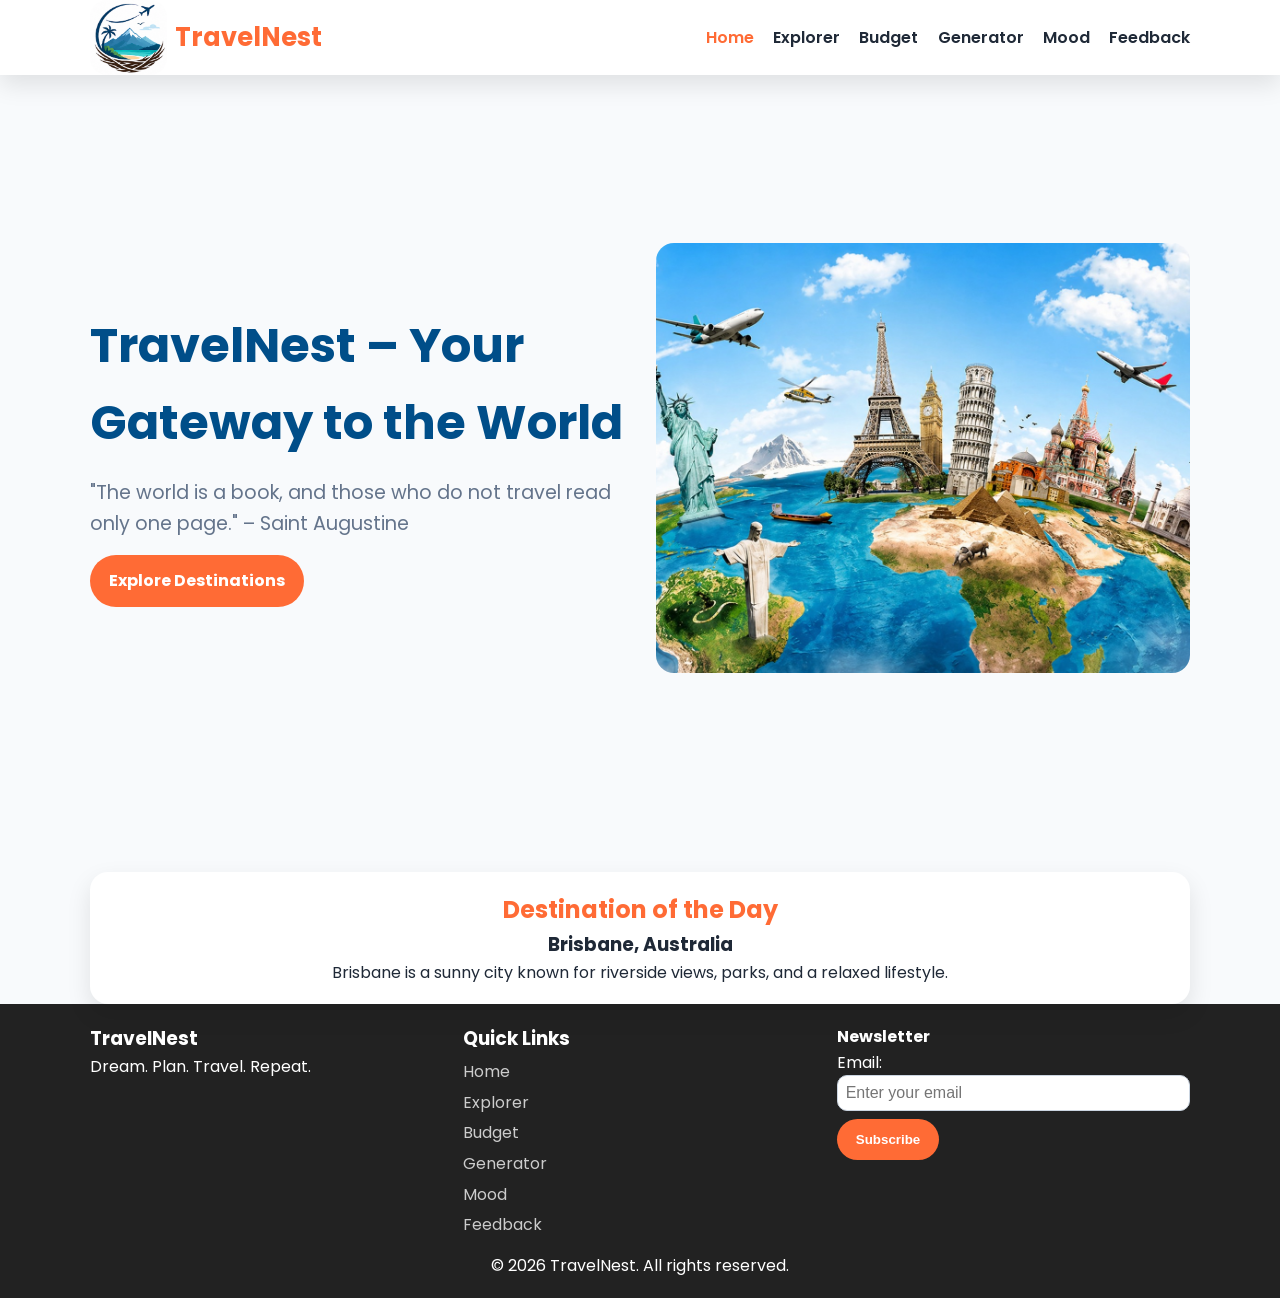
<file: index.html>
<!DOCTYPE html>
<html lang="en">
<head>
  <meta charset="UTF-8">
  <link rel="icon" href="favicon.ico">
  <link rel="manifest" href="manifest.json">
  <link rel="preconnect" href="https://fonts.googleapis.com">

  <link
    href="https://fonts.googleapis.com/css2?family=Poppins:wght@400;600;700&display=swap"
    rel="stylesheet"
  >

  <meta name="description" content="TravelNest travel planning website">
  <meta name="viewport" content="width=device-width, initial-scale=1.0">

  <title>TravelNest | Home</title>

  <link rel="stylesheet" href="css/style.css">
  <link rel="stylesheet" href="css/home.css">
</head>

<body>
  <header>
    <nav class="navbar container">
      <a href="index.html" class="logo">
        <img src="images/logo.png" alt="TravelNest Logo">
        <span>TravelNest</span>
      </a>

      <ul class="nav-links">
        <li><a class="active" href="index.html">Home</a></li>
        <li><a href="explorer.html">Explorer</a></li>
        <li><a href="budget.html">Budget</a></li>
        <li><a href="generator.html">Generator</a></li>
        <li><a href="mood.html">Mood</a></li>
        <li><a href="feedback.html">Feedback</a></li>
      </ul>

      <div class="hamburger">
        <span></span>
        <span></span>
        <span></span>
      </div>
    </nav>
  </header>

  <main>
    <section class="hero container">
      <div class="hero-text">
        <h1>TravelNest – Your Gateway to the World</h1>
        <p id="quote">Loading travel quote...</p>
        <a href="explorer.html" class="btn">Explore Destinations</a>
      </div>

      <div class="hero-image">
        <img src="images/index_image.jpeg" alt="Travel destination">
      </div>
    </section>

    <section class="container reveal">
      <div class="card day-card">
        <h2>Destination of the Day</h2>
        <h3 id="dayDestination">Loading...</h3>
        <p id="dayDescription"></p>
      </div>
    </section>
  </main>

  <footer>
    <div class="container footer-grid">
      <div>
        <h3>TravelNest</h3>
        <p>Dream. Plan. Travel. Repeat.</p>
      </div>

      <div>
        <h3>Quick Links</h3>

        <ul class="footer-links">
        <li><a class="active" href="index.html">Home</a></li>
        <li><a href="explorer.html">Explorer</a></li>
        <li><a href="budget.html">Budget</a></li>
        <li><a href="generator.html">Generator</a></li>
        <li><a href="mood.html">Mood</a></li>
        <li><a href="feedback.html">Feedback</a></li>
        </ul>
      </div>

      <div>
        <h4>Newsletter</h4>

        <form id="newsletterForm">
          <label for="newsletterEmail">Email:</label>
          <input
            type="email"
            id="newsletterEmail"
            placeholder="Enter your email"
            required
          >

          <button type="submit" class="btn">
            Subscribe
          </button>
        </form>

        <p id="newsletterMsg" class="message"></p>
      </div>
    </div>

    <p style="text-align:center; margin-top:10px;">
      © 2026 TravelNest. All rights reserved.
    </p>
  </footer>

  <script src="js/data.js"></script>
  <script src="js/main.js"></script>
  <script src="js/home.js"></script>
</body>
</html>
</file>
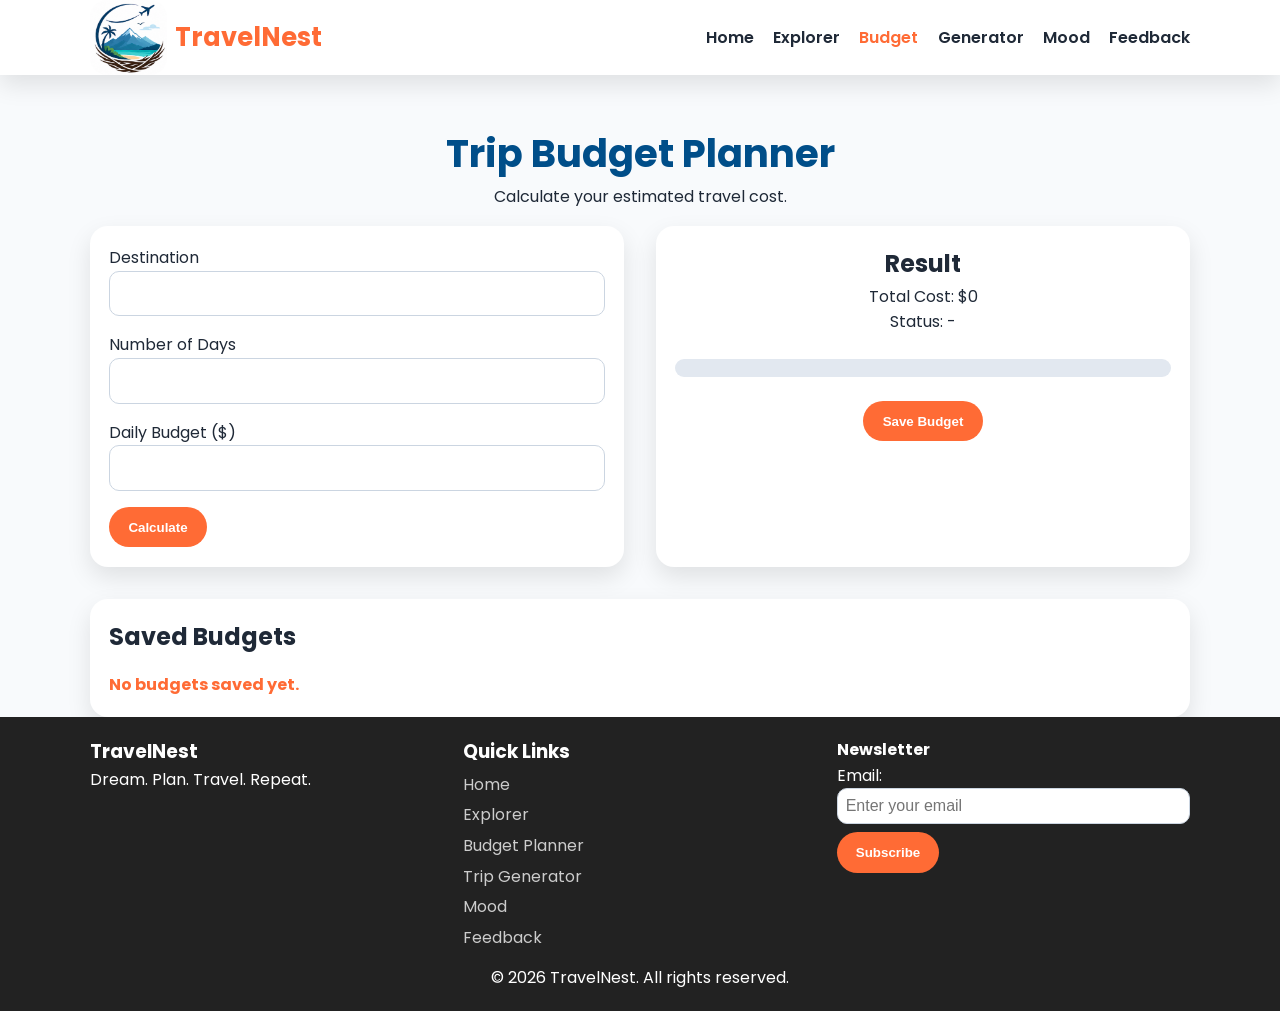
<file: budget.html>
<!DOCTYPE html>
<html lang="en">
<head>
  <meta charset="UTF-8">
  <link rel="icon" href="favicon.ico">
  <link rel="manifest" href="manifest.json">
  <link rel="preconnect" href="https://fonts.googleapis.com">
  <link href="https://fonts.googleapis.com/css2?family=Poppins:wght@400;600;700&display=swap" rel="stylesheet">
  <meta name="description" content="TravelNest trip budget planner">
  <meta name="viewport" content="width=device-width, initial-scale=1.0">
  <title>TravelNest | Budget Planner</title>
  <link rel="stylesheet" href="css/style.css">
  <link rel="stylesheet" href="css/budget.css">
</head>
<body>

<header>
  <nav class="navbar container">
    <a href="index.html" class="logo"><img src="images/logo.png" alt="TravelNest Logo"><span>TravelNest</span></a>
    <ul class="nav-links">
      <li><a href="index.html">Home</a></li>
      <li><a href="explorer.html">Explorer</a></li>
      <li><a class="active" href="budget.html">Budget</a></li>
      <li><a href="generator.html">Generator</a></li>
      <li><a href="mood.html">Mood</a></li>
      <li><a href="feedback.html">Feedback</a></li>
    </ul>
    <div class="hamburger"><span></span><span></span><span></span></div>
  </nav>
</header>

<main class="container">
  <section class="page-title">
    <h1>Trip Budget Planner</h1>
    <p>Calculate your estimated travel cost.</p>
  </section>

  <section class="budget-layout">
    <form id="budgetForm" class="card">
      <div class="form-control">
        <label for="destination">Destination</label>
        <input type="text" id="destination" required>
      </div>

      <div class="form-control">
        <label for="days">Number of Days</label>
        <input type="number" id="days" min="1" required>
      </div>

      <div class="form-control">
        <label for="dailyBudget">Daily Budget ($)</label>
        <input type="number" id="dailyBudget" min="1" required>
      </div>

      <button class="btn">Calculate</button>
    </form>

    <div class="card result-card">
      <h2>Result</h2>
      <p id="totalCost">Total Cost: $0</p>
      <p id="budgetStatus">Status: -</p>
      <div class="progress">
        <div id="progressBar"></div>
      </div>
      <button id="saveBudget" class="btn">Save Budget</button>
      <p id="budgetMsg" class="message"></p>
    </div>
  </section>

  <section class="card saved-budgets" style="margin-top: 2rem;">
    <h2>Saved Budgets</h2>
    <ul id="savedBudgetList" style="list-style:none; padding:0; margin-top:1rem;"></ul>
    <p id="emptyBudgetMsg" class="message">No budgets saved yet.</p>
  </section>
</main>

  <footer>
    <div class="container footer-grid">
      <div>
        <h3>TravelNest</h3>
        <p>Dream. Plan. Travel. Repeat.</p>
      </div>

      <div>
        <h3>Quick Links</h3>

        <ul class="footer-links">
          <li><a href="index.html">Home</a></li>
          <li><a href="explorer.html">Explorer</a></li>
          <li><a href="budget.html">Budget Planner</a></li>
          <li><a href="generator.html">Trip Generator</a></li>
          <li><a href="mood.html">Mood</a></li>
          <li><a href="feedback.html">Feedback</a></li>
        </ul>
      </div>

      <div>
        <h4>Newsletter</h4>

        <form id="newsletterForm">
          <label for="newsletterEmail">Email:</label>
          <input
            type="email"
            id="newsletterEmail"
            placeholder="Enter your email"
            required
          >

          <button type="submit" class="btn">
            Subscribe
          </button>
        </form>

        <p id="newsletterMsg" class="message"></p>
      </div>
    </div>

    <p style="text-align:center; margin-top:10px;">
      © 2026 TravelNest. All rights reserved.
    </p>
  </footer>

  <script src="js/data.js"></script>
  <script src="js/main.js"></script>
  <script src="js/budget.js"></script>
</body>
</html>
</file>
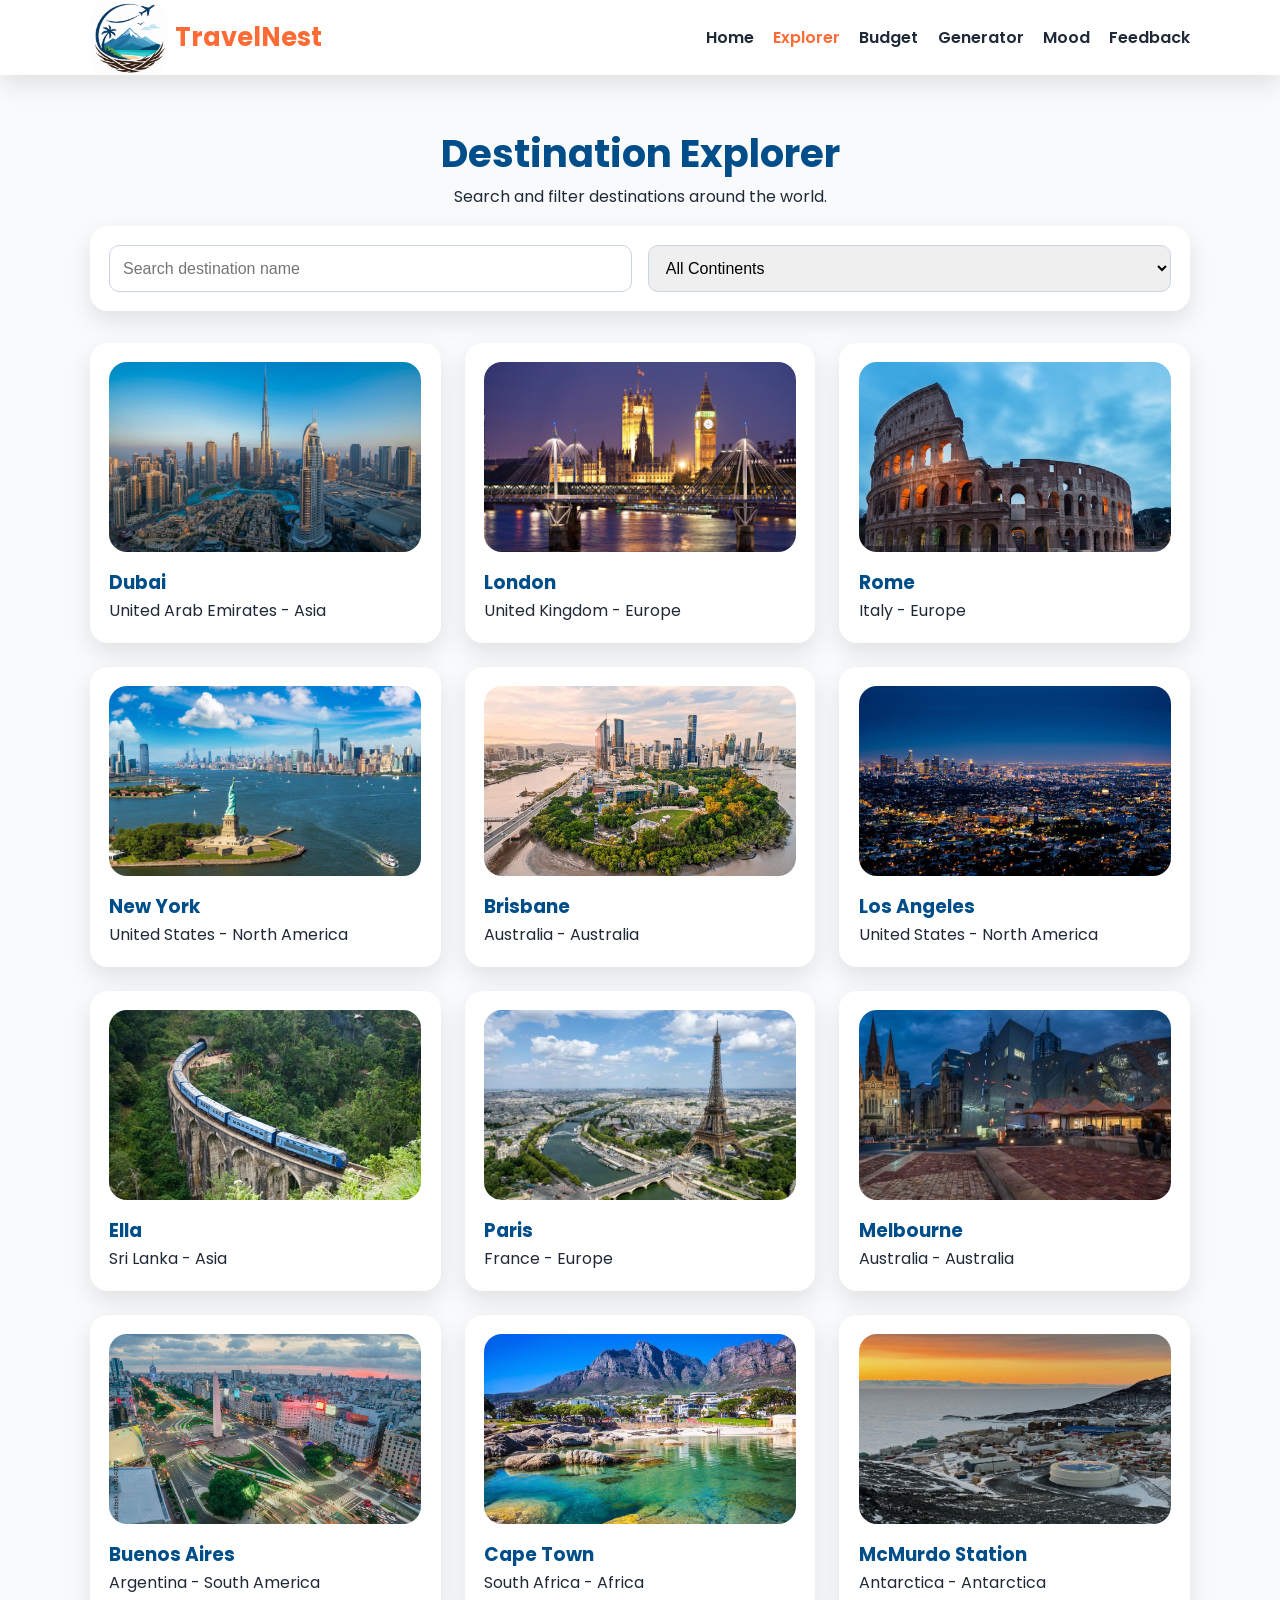
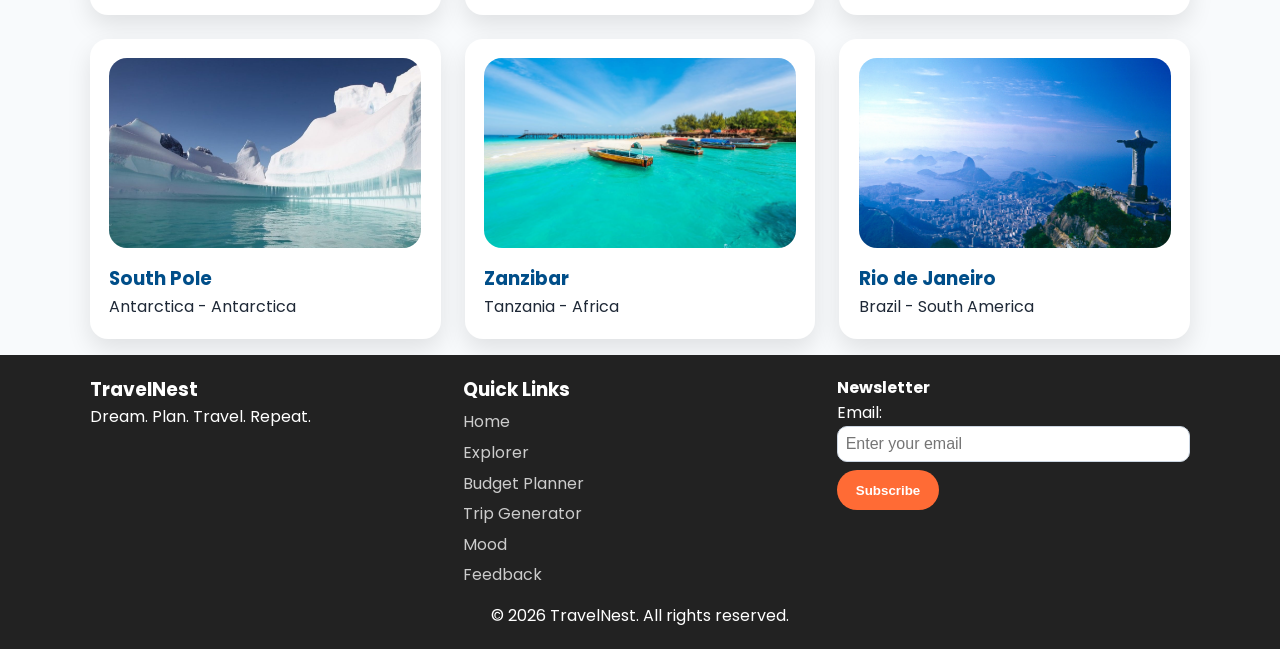
<file: explorer.html>
<!DOCTYPE html>
<html lang="en">
<head>
  <meta charset="UTF-8">

  <link rel="icon" href="favicon.ico">
  <link rel="manifest" href="manifest.json">
  <link rel="preconnect" href="https://fonts.googleapis.com">

  <link
    href="https://fonts.googleapis.com/css2?family=Poppins:wght@400;600;700&display=swap"
    rel="stylesheet"
  >

  <meta name="description" content="Explore destinations with TravelNest">
  <meta name="viewport" content="width=device-width, initial-scale=1.0">

  <title>TravelNest | Destination Explorer</title>

  <link rel="stylesheet" href="css/style.css">
  <link rel="stylesheet" href="css/explorer.css">
</head>

<body>
  <header>
    <nav class="navbar container">
      <a href="index.html" class="logo">
        <img src="images/logo.png" alt="TravelNest Logo">
        <span>TravelNest</span>
      </a>

      <ul class="nav-links">
        <li><a href="index.html">Home</a></li>
        <li><a class="active" href="explorer.html">Explorer</a></li>
        <li><a href="budget.html">Budget</a></li>
        <li><a href="generator.html">Generator</a></li>
        <li><a href="mood.html">Mood</a></li>
        <li><a href="feedback.html">Feedback</a></li>
      </ul>

      <div class="hamburger">
        <span></span>
        <span></span>
        <span></span>
      </div>
    </nav>
  </header>

  <main class="container">
    <section class="page-title">
      <h1>Destination Explorer</h1>
      <p>Search and filter destinations around the world.</p>
    </section>

    <!-- Filters -->
    <div class="filters card">
      <input
        type="text"
        id="searchInput"
        placeholder="Search destination name"
      >

      <select id="continentFilter">
        <option value="all">All Continents</option>
        <option value="Asia">Asia</option>
        <option value="Europe">Europe</option>
        <option value="Africa">Africa</option>
        <option value="North America">North America</option>
        <option value="South America">South America</option>
        <option value="Australia">Australia</option>
        <option value="Antarctica">Antarctica</option>
      </select>
    </div>

    <!-- Destination Grid -->
    <div id="destinationGrid" class="destination-grid"></div>
  </main>

  <!-- Modal -->
  <div id="modal" class="modal">
    <div class="modal-content">
      <button id="closeModal" class="close">
        &times;
      </button>

      <div id="modalBody"></div>
    </div>
  </div>

  <footer>
    <div class="container footer-grid">
      <div>
        <h3>TravelNest</h3>
        <p>Dream. Plan. Travel. Repeat.</p>
      </div>

      <div>
        <h3>Quick Links</h3>

        <ul class="footer-links">
          <li><a href="index.html">Home</a></li>
          <li><a href="explorer.html">Explorer</a></li>
          <li><a href="budget.html">Budget Planner</a></li>
          <li><a href="generator.html">Trip Generator</a></li>
          <li><a href="mood.html">Mood</a></li>
          <li><a href="feedback.html">Feedback</a></li>
        </ul>
      </div>

      <div>
        <h4>Newsletter</h4>

        <form id="newsletterForm">
          <label for="newsletterEmail">Email:</label>
          <input
            type="email"
            id="newsletterEmail"
            placeholder="Enter your email"
            required
          >

          <button type="submit" class="btn">
            Subscribe
          </button>
        </form>

        <p id="newsletterMsg" class="message"></p>
      </div>
    </div>

    <p style="text-align:center; margin-top:10px;">
      © 2026 TravelNest. All rights reserved.
    </p>
  </footer>

  <script src="js/data.js"></script>
  <script src="js/main.js"></script>
  <script src="js/explorer.js"></script>
</body>
</html>
</file>
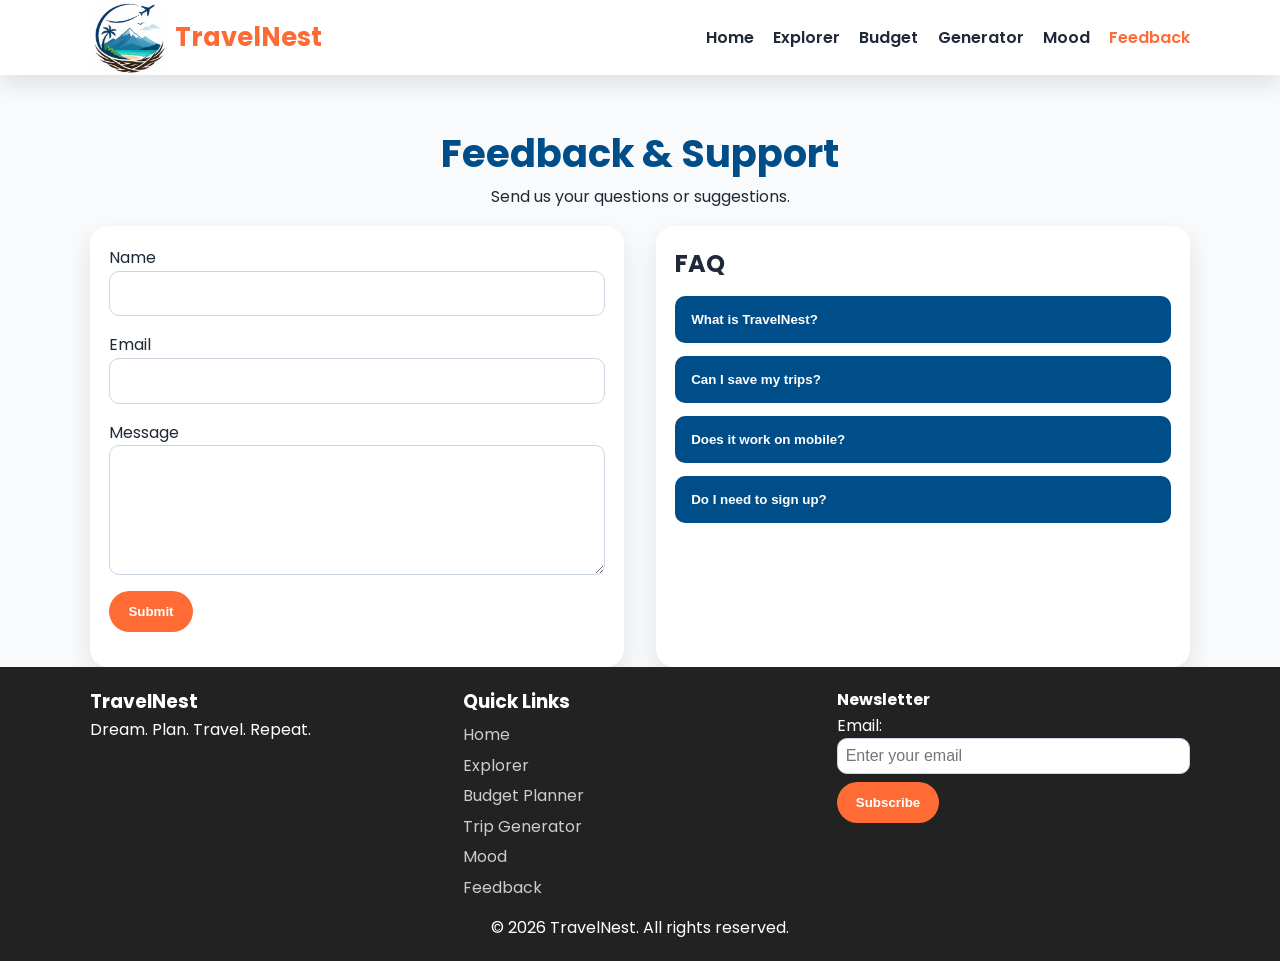
<file: feedback.html>
<!DOCTYPE html>
<html lang="en">
<head>
  <meta charset="UTF-8">

  <link rel="icon" href="favicon.ico">
  <link rel="manifest" href="manifest.json">
  <link rel="preconnect" href="https://fonts.googleapis.com">

  <link
    href="https://fonts.googleapis.com/css2?family=Poppins:wght@400;600;700&display=swap"
    rel="stylesheet"
  >

  <meta name="description" content="TravelNest feedback and support">
  <meta name="viewport" content="width=device-width, initial-scale=1.0">

  <title>TravelNest | Feedback</title>

  <link rel="stylesheet" href="css/style.css">
  <link rel="stylesheet" href="css/feedback.css">
</head>

<body>
  <header>
    <nav class="navbar container">
      <a href="index.html" class="logo">
        <img src="images/logo.png" alt="TravelNest Logo">
        <span>TravelNest</span>
      </a>

      <ul class="nav-links">
        <li><a href="index.html">Home</a></li>
        <li><a href="explorer.html">Explorer</a></li>
        <li><a href="budget.html">Budget</a></li>
        <li><a href="generator.html">Generator</a></li>
        <li><a href="mood.html">Mood</a></li>
        <li><a class="active" href="feedback.html">Feedback</a></li>
      </ul>

      <div class="hamburger">
        <span></span>
        <span></span>
        <span></span>
      </div>
    </nav>
  </header>

  <main class="container">
    <section class="page-title">
      <h1>Feedback & Support</h1>
      <p>Send us your questions or suggestions.</p>
    </section>

    <section class="support-layout">
      <!-- Feedback Form -->
      <form id="feedbackForm" class="card">
        <div class="form-control">
          <label for="name">Name</label>
          <input type="text" id="name" required>
        </div>

        <div class="form-control">
          <label for="email">Email</label>
          <input type="email" id="email" required>
        </div>

        <div class="form-control">
          <label for="message">Message</label>
          <textarea id="message" required></textarea>
        </div>

        <button class="btn">Submit</button>

        <p id="formMsg" class="message"></p>
      </form>

      <!-- FAQ Section -->
      <div class="card faq">
        <h2>FAQ</h2>

        <div class="faq-item">
          <button class="faq-question">
            What is TravelNest?
          </button>
          <p class="faq-answer">
            TravelNest is a web app to explore destinations and plan trips easily.
          </p>
        </div>

        <div class="faq-item">
          <button class="faq-question">
            Can I save my trips?
          </button>
          <p class="faq-answer">
            Yes, all saved trips are stored in your browser.
          </p>
        </div>

        <div class="faq-item">
          <button class="faq-question">
            Does it work on mobile?
          </button>
          <p class="faq-answer">
            Yes, the website uses responsive CSS and media queries.
          </p>
        </div>

        <div class="faq-item">
          <button class="faq-question">
            Do I need to sign up?
          </button>
          <p class="faq-answer">
             No, you can use all features without creating an account.
          </p>
        </div>

      </div>
    </section>
  </main>

  <footer>
    <div class="container footer-grid">
      <div>
        <h3>TravelNest</h3>
        <p>Dream. Plan. Travel. Repeat.</p>
      </div>

      <div>
        <h3>Quick Links</h3>

        <ul class="footer-links">
          <li><a href="index.html">Home</a></li>
          <li><a href="explorer.html">Explorer</a></li>
          <li><a href="budget.html">Budget Planner</a></li>
          <li><a href="generator.html">Trip Generator</a></li>
          <li><a href="mood.html">Mood</a></li>
          <li><a href="feedback.html">Feedback</a></li>
        </ul>
      </div>

      <div>
        <h4>Newsletter</h4>

        <form id="newsletterForm">
          <label for="newsletterEmail">Email:</label>
          <input
            type="email"
            id="newsletterEmail"
            placeholder="Enter your email"
            required
          >

          <button type="submit" class="btn">
            Subscribe
          </button>
        </form>

        <p id="newsletterMsg" class="message"></p>
      </div>
    </div>

    <p style="text-align:center; margin-top:10px;">
      © 2026 TravelNest. All rights reserved.
    </p>
  </footer>

  <script src="js/data.js"></script>
  <script src="js/main.js"></script>
  <script src="js/feedback.js"></script>
</body>
</html>
</file>
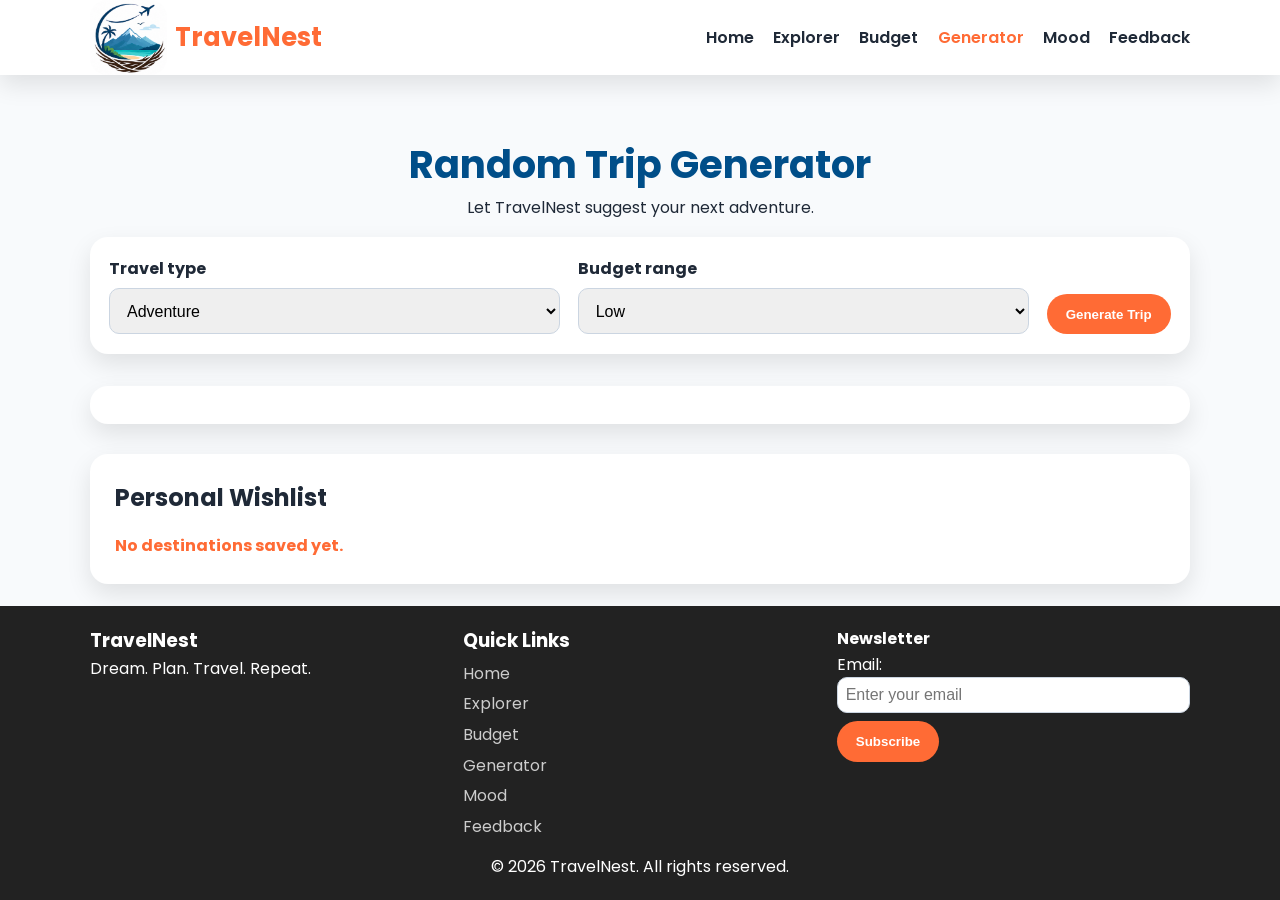
<file: generator.html>
<!DOCTYPE html>
<html lang="en">
<head>
  <meta charset="UTF-8">

  <meta name="description" content="Random trip generator for TravelNest">
  <meta name="viewport" content="width=device-width, initial-scale=1.0">

  <title>TravelNest | Random Trip Generator</title>

  <link rel="icon" href="favicon.ico">
  <link rel="manifest" href="manifest.json">
  <link rel="preconnect" href="https://fonts.googleapis.com">

  <link
    href="https://fonts.googleapis.com/css2?family=Poppins:wght@400;600;700&display=swap"
    rel="stylesheet"
  >

  <link rel="stylesheet" href="css/style.css">
  <link rel="stylesheet" href="css/generator.css">
</head>

<body>
  <header>
    <nav class="navbar container">
      <a href="index.html" class="logo">
        <img src="images/logo.png" alt="TravelNest Logo">
        <span>TravelNest</span>
      </a>

      <ul class="nav-links">
        <li><a href="index.html">Home</a></li>
        <li><a href="explorer.html">Explorer</a></li>
        <li><a href="budget.html">Budget</a></li>
        <li><a class="active" href="generator.html">Generator</a></li>
        <li><a href="mood.html">Mood</a></li>
        <li><a href="feedback.html">Feedback</a></li>
      </ul>

      <div class="hamburger">
        <span></span>
        <span></span>
        <span></span>
      </div>
    </nav>
  </header>

  <main class="container">
    <section class="page-title">
      <h1>Random Trip Generator</h1>
      <p>Let TravelNest suggest your next adventure.</p>
    </section>

    <div class="generator-box card">
      <div class="form-control">
        <label for="travelType">Travel type</label>

        <select id="travelType">
          <option value="adventure">Adventure</option>
          <option value="relaxation">Relaxation</option>
          <option value="cultural">Cultural</option>
          <option value="nature">Nature</option>
        </select>
      </div>

      <div class="form-control">
        <label for="budgetRange">Budget range</label>

        <select id="budgetRange">
          <option value="low">Low</option>
          <option value="medium">Medium</option>
          <option value="high">High</option>
        </select>
      </div>

      <!-- Generate Button -->
      <button id="generateBtn" class="btn">
        Generate Trip
      </button>
    </div>

    <div id="tripResult" class="card trip-result"></div>

    <section class="card wishlist-panel">
      <h2>Personal Wishlist</h2>

      <ul id="wishlistList" class="wishlist-list"></ul>

      <p id="emptyWishlistMsg" class="message">
        No destinations saved yet.
      </p>
    </section>
  </main>

  <footer>
    <div class="container footer-grid">
      <div>
        <h3>TravelNest</h3>
        <p>Dream. Plan. Travel. Repeat.</p>
      </div>

      <div>
        <h3>Quick Links</h3>

        <ul class="footer-links">
        <li><a class="active" href="index.html">Home</a></li>
        <li><a href="explorer.html">Explorer</a></li>
        <li><a href="budget.html">Budget</a></li>
        <li><a href="generator.html">Generator</a></li>
        <li><a href="mood.html">Mood</a></li>
        <li><a href="feedback.html">Feedback</a></li>
        </ul>
      </div>

      <div>
        <h4>Newsletter</h4>

        <form id="newsletterForm">
          <label for="newsletterEmail">Email:</label>
          <input
            type="email"
            id="newsletterEmail"
            placeholder="Enter your email"
            required
          >

          <button type="submit" class="btn">
            Subscribe
          </button>
        </form>

        <p id="newsletterMsg" class="message"></p>
      </div>
    </div>

    <p style="text-align:center; margin-top:10px;">
      © 2026 TravelNest. All rights reserved.
    </p>
  </footer>

  <script src="js/data.js"></script>
  <script src="js/main.js"></script>
  <script src="js/generator.js"></script>
</body>
</html>
</file>
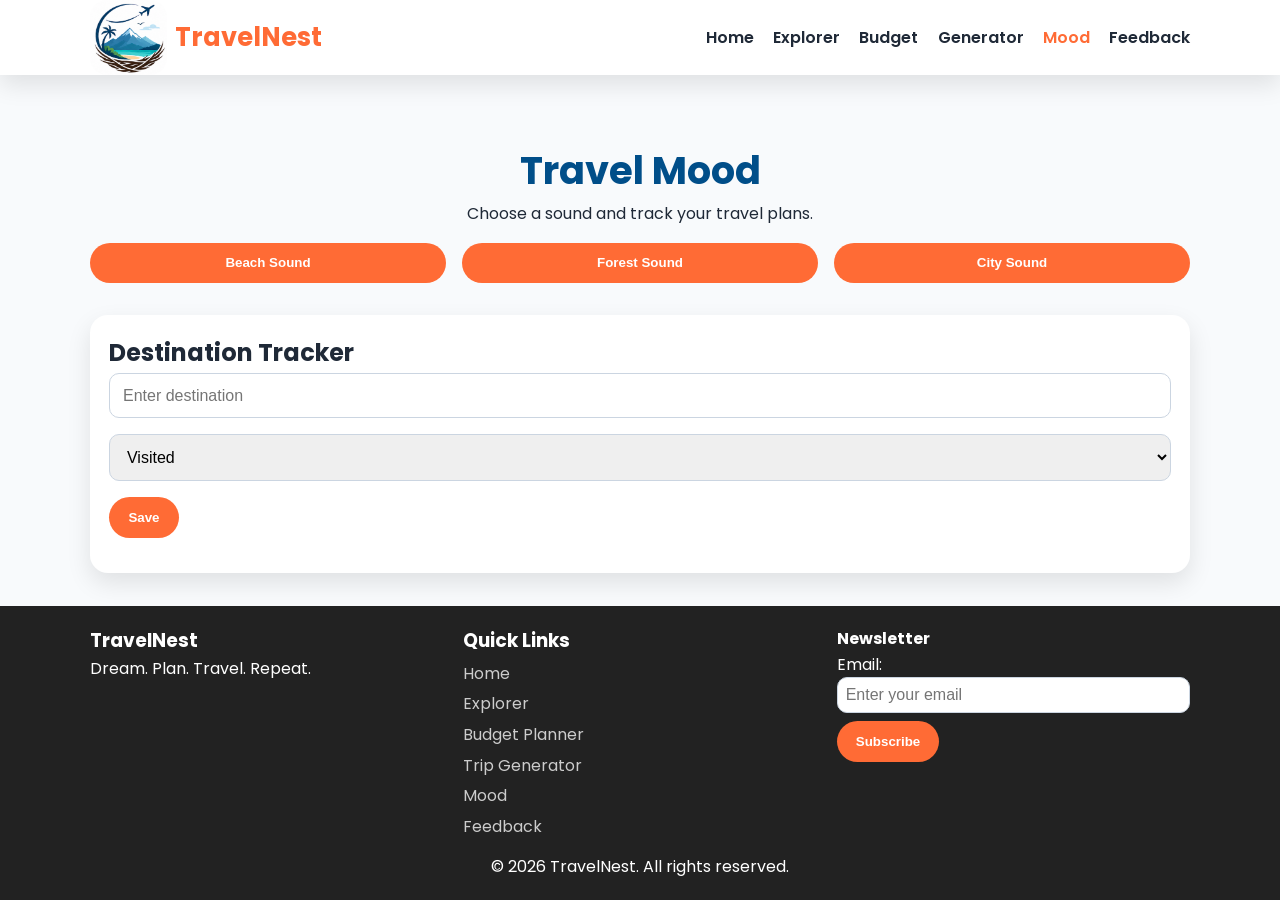
<file: mood.html>
<!DOCTYPE html>
<html lang="en">
<head>
  <meta charset="UTF-8">

  <link rel="icon" href="favicon.ico">
  <link rel="manifest" href="manifest.json">
  <link rel="preconnect" href="https://fonts.googleapis.com">

  <link
    href="https://fonts.googleapis.com/css2?family=Poppins:wght@400;600;700&display=swap"
    rel="stylesheet"
  >

  <meta name="description" content="Travel mood and destination tracking">
  <meta name="viewport" content="width=device-width, initial-scale=1.0">

  <title>TravelNest | Travel Mood</title>

  <link rel="stylesheet" href="css/style.css">
  <link rel="stylesheet" href="css/mood.css">
</head>

<body>
  <header>
    <nav class="navbar container">
      <a href="index.html" class="logo">
        <img src="images/logo.png" alt="TravelNest Logo">
        <span>TravelNest</span>
      </a>

      <ul class="nav-links">
        <li><a href="index.html">Home</a></li>
        <li><a href="explorer.html">Explorer</a></li>
        <li><a href="budget.html">Budget</a></li>
        <li><a href="generator.html">Generator</a></li>
        <li><a class="active" href="mood.html">Mood</a></li>
        <li><a href="feedback.html">Feedback</a></li>
      </ul>

      <div class="hamburger">
        <span></span>
        <span></span>
        <span></span>
      </div>
    </nav>
  </header>

  <main class="container">
    <section class="page-title">
      <h1>Travel Mood</h1>
      <p>Choose a sound and track your travel plans.</p>
    </section>

    <!-- Sound Buttons -->
    <div class="sound-grid">
      <button class="btn sound-btn" data-sound="beach">
        Beach Sound
      </button>

      <button class="btn sound-btn" data-sound="forest">
        Forest Sound
      </button>

      <button class="btn sound-btn" data-sound="city">
        City Sound
      </button>
    </div>

    <!-- Tracker -->
    <section class="card tracker">
      <h2>Destination Tracker</h2>

      <input
        type="text"
        id="trackDestination"
        placeholder="Enter destination"
      >

      <select id="trackStatus">
        <option value="Visited">Visited</option>
        <option value="Planned">Planned</option>
      </select>

      <button id="trackBtn" class="btn">
        Save
      </button>

      <p id="trackMsg" class="message"></p>

      <ul id="trackList"></ul>
    </section>
  </main>

  <footer>
    <div class="container footer-grid">
      <div>
        <h3>TravelNest</h3>
        <p>Dream. Plan. Travel. Repeat.</p>
      </div>

      <div>
        <h3>Quick Links</h3>

        <ul class="footer-links">
          <li><a href="index.html">Home</a></li>
          <li><a href="explorer.html">Explorer</a></li>
          <li><a href="budget.html">Budget Planner</a></li>
          <li><a href="generator.html">Trip Generator</a></li>
          <li><a href="mood.html">Mood</a></li>
          <li><a href="feedback.html">Feedback</a></li>
        </ul>
      </div>

      <div>
        <h4>Newsletter</h4>

        <form id="newsletterForm">
          <label for="newsletterEmail">Email:</label>
          <input
            type="email"
            id="newsletterEmail"
            placeholder="Enter your email"
            required
          >

          <button type="submit" class="btn">
            Subscribe
          </button>
        </form>

        <p id="newsletterMsg" class="message"></p>
      </div>
    </div>

    <p style="text-align:center; margin-top:10px;">
      © 2026 TravelNest. All rights reserved.
    </p>
  </footer>

  <!-- Audio Player -->
  <audio id="audioPlayer" loop></audio>

  <script src="js/main.js"></script>
  <script src="js/mood.js"></script>
</body>
</html>
</file>
<file: css/style.css>
:root {
  --primary: #ff6b35;
  --secondary: #004e89;
  --dark: #1f2937;
  --light: #f8fafc;
  --muted: #64748b;
  --card: #ffffff;
  --radius: 18px;
  --shadow: 0 10px 25px rgba(0,0,0,0.1);
}

* {
  margin: 0;
  padding: 0;
  box-sizing: border-box;
}

body {
  font-family: 'Poppins', Arial, sans-serif;
  background: var(--light);
  color: var(--dark);
  line-height: 1.6;
  min-height: 100vh;
  display: flex;
  flex-direction: column;
}

a {
  text-decoration: none;
  color: inherit;
}

img {
  max-width: 100%;
  display: block;
  border-radius: var(--radius);
}

.container {
  width: min(1100px, 92%);
  margin: auto;
}

header {
  background: white;
  box-shadow: var(--shadow);
  position: sticky;
  top: 0;
  z-index: 1000;
}

.navbar {
  min-height: 70px;
  display: flex;
  align-items: center;
  justify-content: space-between;
}

.logo {
  display: inline-flex;
  align-items: center;
  gap: 8px;
  color: var(--primary);
  font-size: 1.6rem;
  font-weight: bold;
}

.logo img {
  height: 75px;
  width: auto;
}

.nav-links {
  display: flex;
  gap: 1.2rem;
  list-style: none;
}

.nav-links a {
  font-weight: 600;
}

.nav-links a:hover,
.nav-links a.active {
  color: var(--primary);
}

.hamburger {
  display: none;
  flex-direction: column;
  gap: 5px;
  cursor: pointer;
}

.hamburger span {
  width: 28px;
  height: 3px;
  background: var(--dark);
  transition: 0.3s;
}

.page-title {
  padding: 3rem 0 1rem;
  text-align: center;
}

.page-title h1 {
  font-size: 2.4rem;
  color: var(--secondary);
}

.btn {
  display: inline-block;
  padding: 0.8rem 1.2rem;
  border: none;
  background: var(--primary);
  color: white;
  border-radius: 999px;
  font-weight: bold;
  cursor: pointer;
  transition: 0.3s;
}

.btn:hover {
  background: #fb4402;
}

.card {
  background: var(--card);
  border-radius: var(--radius);
  padding: 1.2rem;
  box-shadow: var(--shadow);
}

.grid {
  display: grid;
  gap: 1.5rem;
}

.form-control {
  display: flex;
  flex-direction: column;
  margin-bottom: 1rem;
}

input,
select,
textarea {
  padding: 0.8rem;
  border: 1px solid #cbd5e1;
  border-radius: 10px;
  font-size: 1rem;
}

textarea {
  min-height: 130px;
}

footer {
  background: #222;
  color: #fff;
  padding: 20px 0;
  margin-top: auto;
}

.footer-grid {
  display: grid;
  grid-template-columns: repeat(auto-fit, minmax(200px, 1fr));
  gap: 20px;
}

.footer-links {
  list-style: none;
  padding: 0;
}

.footer-links li {
  margin: 5px 0;
}

.footer-links a {
  color: #ccc;
  text-decoration: none;
}

.footer-links a:hover {
  color: #fff;
}

footer input,
.newsletter input {
  padding: 8px;
  width: 100%;
  margin-bottom: 8px;
}

.newsletter {
  display: flex;
  gap: 0.5rem;
}

.newsletter input {
  flex: 1;
}

.reveal {
  opacity: 0;
  transform: translateY(30px);
  transition: 0.6s;
}

.reveal.show {
  opacity: 1;
  transform: translateY(0);
}

.message {
  margin-top: 1rem;
  color: var(--primary);
  font-weight: bold;
}

.delete-btn {
  background: #d9534f;
  padding: 6px 12px;
  font-size: 0.85rem;
}


/* Mobile Responsive layout */

@media (max-width: 800px) {
  .hamburger {
    display: flex;
  }

  .nav-links {
    position: absolute;
    top: 70px;
    right: -100%;
    width: 100%;
    background: white;
    flex-direction: column;
    text-align: center;
    padding: 1.5rem;
    transition: 0.3s;
  }

  .nav-links.open {
    right: 0;
  }

  .footer-grid {
    grid-template-columns: 1fr;
  }

  .newsletter {
    flex-direction: column;
  }
}
</file>
<file: css/home.css>
.hero {
  min-height: 85vh;
  display: grid;
  grid-template-columns: 1fr 1fr;
  align-items: center;
  gap: 2rem;
}

.hero h1 {
  font-size: 3rem;
  color: var(--secondary);
}

.hero p {
  margin: 1rem 0;
  color: var(--muted);
  font-size: 1.2rem;
}

.hero-image img {
  height: 430px;
  width: 100%;
  object-fit: cover;
}

.day-card {
  text-align: center;
  margin-top: 2rem;
}

.day-card h2 {
  color: var(--primary);
}

@media (max-width: 800px) {
  .hero {
    grid-template-columns: 1fr;
    padding-top: 2rem;
  }

  .hero h1 {
    font-size: 2.2rem;
  }
}
</file>
<file: css/budget.css>
.budget-layout {
  display: grid;
  grid-template-columns: 1fr 1fr;
  gap: 2rem;
}

.result-card {
  text-align: center;
}

.progress {
  height: 18px;
  background: #e2e8f0;
  border-radius: 999px;
  margin: 1.5rem 0;
  overflow: hidden;
}

#progressBar {
  height: 100%;
  width: 0;
  background: var(--primary);
  transition: 0.8s;
}

@media (max-width: 800px) {
  .budget-layout {
    grid-template-columns: 1fr;
  }
}
</file>
<file: css/explorer.css>
.filters {
  display: flex;
  gap: 1rem;
  margin-bottom: 2rem;
}

.filters input,
.filters select {
  flex: 1;
}

.destination-grid {
  display: grid;
  grid-template-columns: repeat(3, 1fr);
  gap: 1.5rem;
  margin-bottom: 1rem;
}

.destination-card {
  cursor: pointer;
  transition: 0.3s;
}

.destination-card:hover {
  transform: translateY(-6px);
}

.destination-card img {
  height: 190px;
  width: 100%;
  object-fit: cover;
}

.destination-card h3 {
  margin-top: 1rem;
  color: var(--secondary);
}

.modal {
  display: none;
  position: fixed;
  inset: 0;
  background: rgba(0,0,0,0.65);
  justify-content: center;
  align-items: center;
  padding: 1rem;
}

.modal-content {
  background: white;
  max-width: 650px;
  width: 100%;
  padding: 2rem;
  border-radius: var(--radius);
  position: relative;
}

.close {
  position: absolute;
  top: 12px;
  right: 20px;
  border: none;
  background: none;
  font-size: 2rem;
  cursor: pointer;
}

table {
  width: 100%;
  border-collapse: collapse;
  margin-top: 1rem;
}

td,
th {
  border: 1px solid #ddd;
  padding: 0.7rem;
}

@media (max-width: 800px) {
  .destination-grid {
    grid-template-columns: 1fr;
  }

  .filters {
    flex-direction: column;
  }
}
</file>
<file: css/feedback.css>
.support-layout {
  display: grid;
  grid-template-columns: 1fr 1fr;
  gap: 2rem;
}

.faq-question {
  width: 100%;
  padding: 1rem;
  border: none;
  background: var(--secondary);
  color: white;
  text-align: left;
  margin-top: 0.8rem;
  border-radius: 10px;
  cursor: pointer;
  font-weight: bold;
}

.faq-answer {
  display: none;
  padding: 1rem;
  background: #e2e8f0;
  border-radius: 10px;
  margin-top: 0.4rem;
}

.faq-answer.open {
  display: block;
}

@media (max-width: 800px) {
  .support-layout {
    grid-template-columns: 1fr;
  }
}
</file>
<file: css/generator.css>
.generator-box {
  display: grid;
  grid-template-columns: 1fr 1fr auto;
  gap: 18px;
  align-items: end;
  margin-bottom: 2rem;
}

.generator-box .form-control {
  margin-bottom: 0;
}

.generator-box label {
  font-weight: bold;
  margin-bottom: 6px;
  display: block;
}

.generator-box select {
  width: 100%;
}

.trip-result {
  text-align: center;

}

.trip-result img {
  height: 300px;
  width: 100%;
  object-fit: cover;
  margin: 1rem 0;
}

.wishlist-section {
  margin-top: 2rem;
}

.wishlist-grid {
  display: grid;
  grid-template-columns: repeat(auto-fit, minmax(260px, 1fr));
  gap: 24px;
  margin-top: 24px;
}

.wishlist-card {
  background: #ffffff;
  border-radius: 24px;
  overflow: hidden;
  box-shadow: 0 18px 45px rgba(0, 0, 0, 0.08);
}

.wishlist-card img {
  width: 100%;
  height: 190px;
  object-fit: cover;
  display: block;
}

.wishlist-card-body {
  padding: 20px;
}

.wishlist-card-body h3 {
  margin: 12px 0 6px;
  color: #071433;
}

.wishlist-card-body p {
  margin-bottom: 16px;
}


.wishlist-panel {
  margin-top: 30px;
  padding: 25px;
}

.wishlist-list {
  list-style: none;
  padding: 0;
  margin-top: 15px;
}

.wishlist-list li {
  display: flex;
  justify-content: space-between;
  align-items: center;
  padding: 15px 18px;
  margin-bottom: 12px;
  background: #f4f8f8;
  border-left: 5px solid #ff6b35;
  border-radius: 12px;
}


/* Surprise Me Again bounce animation */

@keyframes bounce {
  0%, 100% { transform: translateY(0); }
  30%       { transform: translateY(-8px); }
  60%       { transform: translateY(-4px); }
}

.btn-bounce {
  animation: bounce 0.5s ease;
}


@media (max-width: 800px) {
  .generator-box {
    grid-template-columns: 1fr;
  }
}
</file>
<file: css/mood.css>
.sound-grid {
  display: grid;
  grid-template-columns: repeat(3, 1fr);
  gap: 1rem;
  margin-bottom: 2rem;
}

.tracker input,
.tracker select {
  width: 100%;
  margin-bottom: 1rem;
}

#trackList {
  margin-top: 1rem;
  list-style: none;
}

#trackList li {
  background: #e2e8f0;
  margin-bottom: 0.6rem;
  padding: 0.8rem;
  border-radius: 10px;
  display: flex;
  justify-content: space-between;
  align-items: center;
  border-left: 5px solid #ff6b35;
}

@media (max-width: 800px) {
  .sound-grid {
    grid-template-columns: 1fr;
  }
}
</file>
